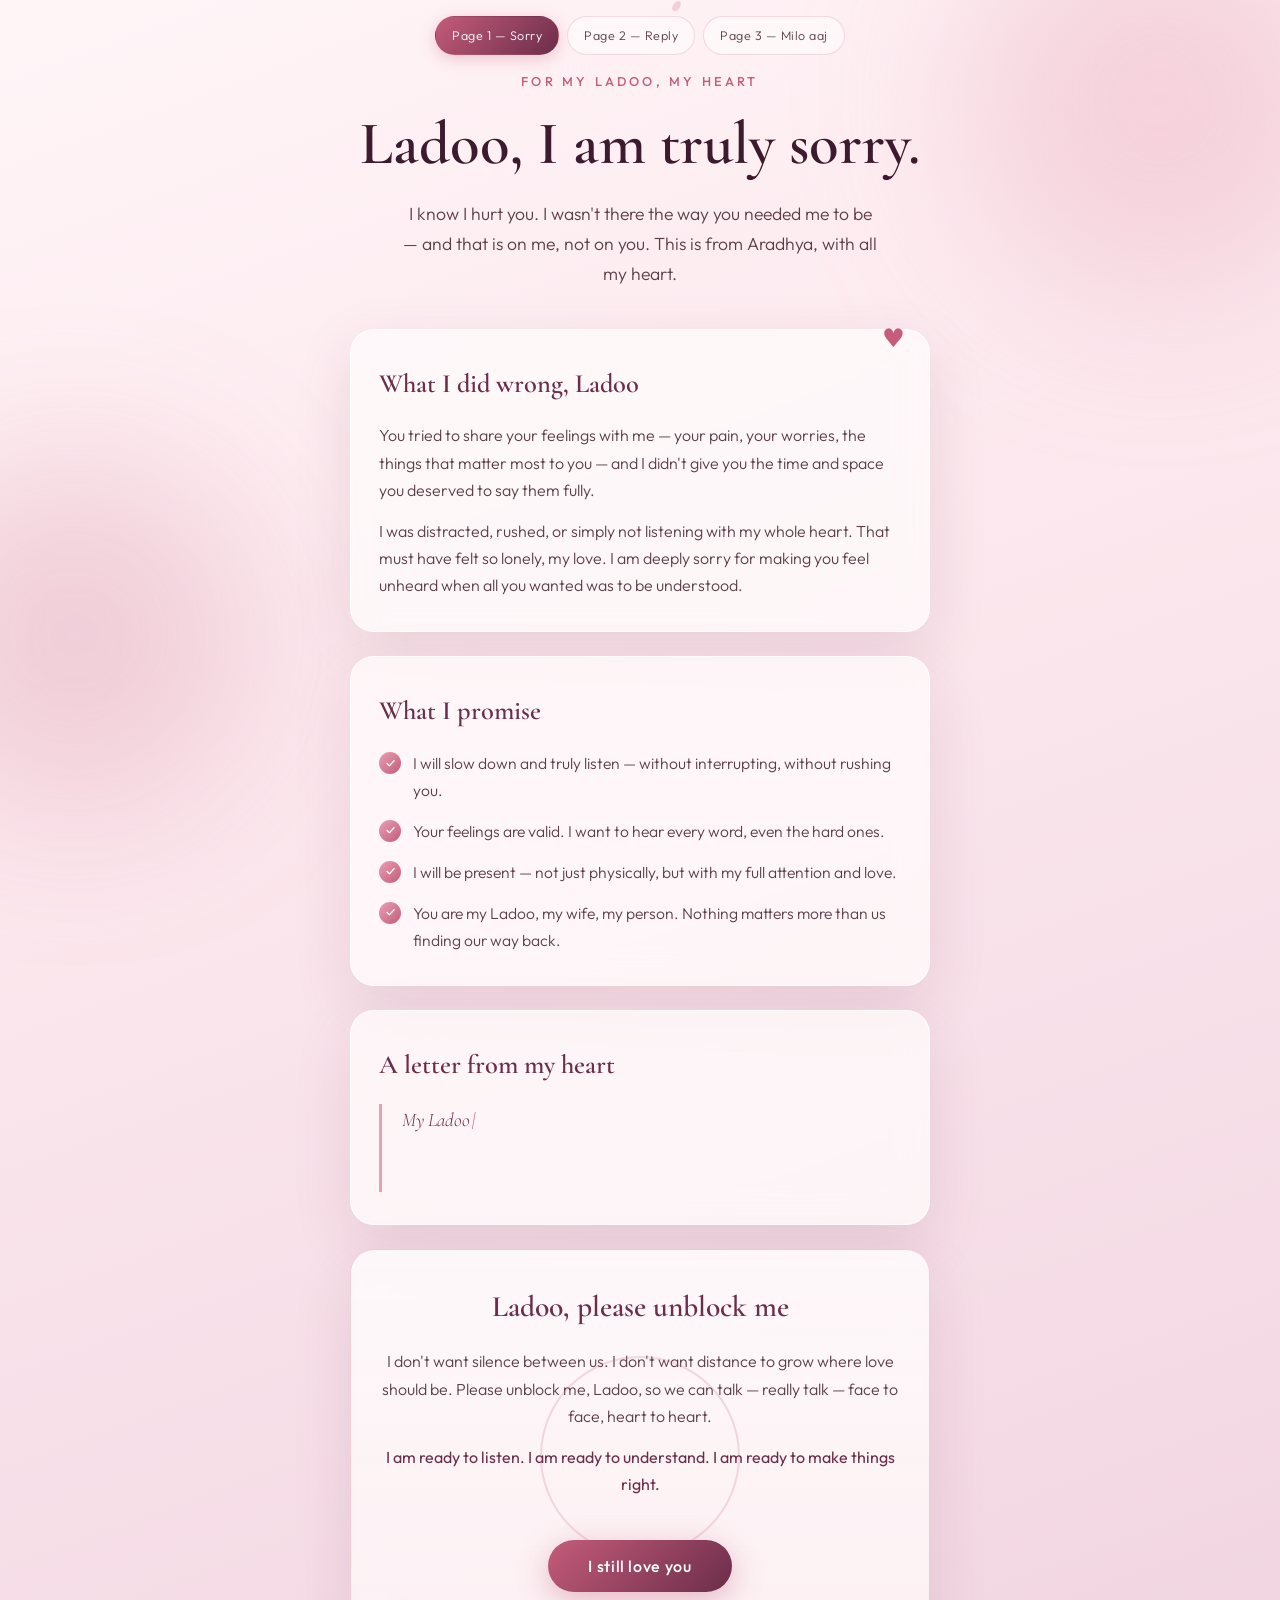
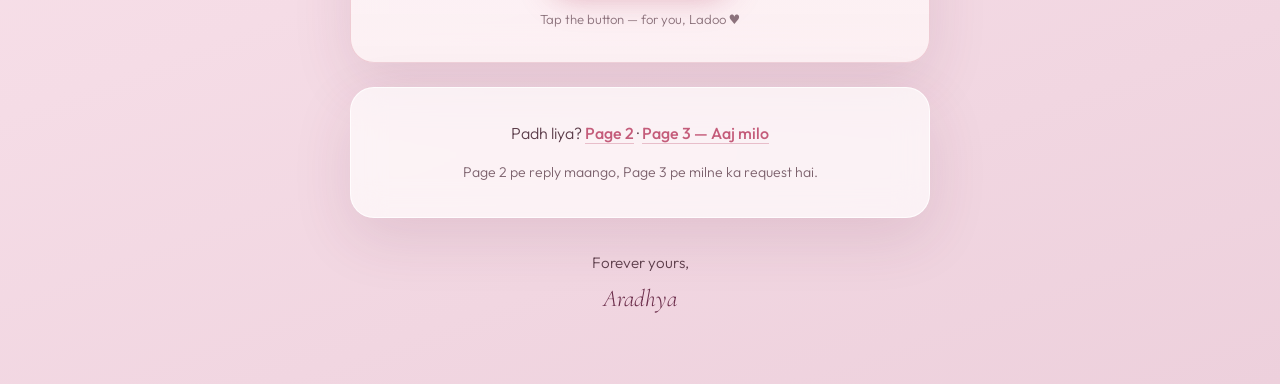
<file: index.html>
<!DOCTYPE html>
<html lang="en">
<head>
  <meta charset="UTF-8" />
  <meta name="viewport" content="width=device-width, initial-scale=1.0" />
  <title>For You, Ladoo</title>
  <link rel="preconnect" href="https://fonts.googleapis.com" />
  <link rel="preconnect" href="https://fonts.gstatic.com" crossorigin />
  <link href="https://fonts.googleapis.com/css2?family=Cormorant+Garamond:ital,wght@0,400;0,600;1,400&family=Outfit:wght@300;400;500&display=swap" rel="stylesheet" />
  <link rel="stylesheet" href="style.css" />
</head>
<body data-page="apology">
  <canvas id="petals" aria-hidden="true"></canvas>
  <div class="glow glow-1" aria-hidden="true"></div>
  <div class="glow glow-2" aria-hidden="true"></div>

  <nav class="page-nav">
    <a href="index.html" class="nav-link active">Page 1 — Sorry</a>
    <a href="followup.html" class="nav-link">Page 2 — Reply</a>
    <a href="meet.html" class="nav-link">Page 3 — Milo aaj</a>
  </nav>

  <main class="page">
    <header class="hero">
      <p class="eyebrow">For my Ladoo, my heart</p>
      <h1>Ladoo, I am truly sorry.</h1>
      <p class="lead">
        I know I hurt you. I wasn't there the way you needed me to be —
        and that is on me, not on you. This is from Aradhya, with all my heart.
      </p>
    </header>

    <section class="card apology-card">
      <div class="card-icon" aria-hidden="true">♥</div>
      <h2>What I did wrong, Ladoo</h2>
      <p>
        You tried to share your feelings with me — your pain, your worries,
        the things that matter most to you — and I didn't give you the time
        and space you deserved to say them fully.
      </p>
      <p>
        I was distracted, rushed, or simply not listening with my whole heart.
        That must have felt so lonely, my love. I am deeply sorry for making you
        feel unheard when all you wanted was to be understood.
      </p>
    </section>

    <section class="card promise-card">
      <h2>What I promise</h2>
      <ul class="promises">
        <li>
          <span class="check">✓</span>
          I will slow down and truly listen — without interrupting, without rushing you.
        </li>
        <li>
          <span class="check">✓</span>
          Your feelings are valid. I want to hear every word, even the hard ones.
        </li>
        <li>
          <span class="check">✓</span>
          I will be present — not just physically, but with my full attention and love.
        </li>
        <li>
          <span class="check">✓</span>
          You are my Ladoo, my wife, my person. Nothing matters more than us finding our way back.
        </li>
      </ul>
    </section>

    <section class="card letter-card">
      <h2>A letter from my heart</h2>
      <blockquote id="typewriter"></blockquote>
    </section>

    <section class="card unblock-card">
      <div class="pulse-ring" aria-hidden="true"></div>
      <h2>Ladoo, please unblock me</h2>
      <p>
        I don't want silence between us. I don't want distance to grow where love should be.
        Please unblock me, Ladoo, so we can talk — really talk — face to face, heart to heart.
      </p>
      <p class="unblock-sub">
        I am ready to listen. I am ready to understand. I am ready to make things right.
      </p>
      <button type="button" class="btn-heart" id="heartBtn" aria-label="Send love">
        <span class="btn-text">I still love you</span>
        <span class="btn-hearts" aria-hidden="true"></span>
      </button>
      <p class="tap-hint">Tap the button — for you, Ladoo ♥</p>
    </section>

    <section class="card nav-card">
      <p>Padh liya? <a href="followup.html" class="inline-link">Page 2</a> · <a href="meet.html" class="inline-link">Page 3 — Aaj milo</a></p>
      <p class="nav-card-sub">Page 2 pe reply maango, Page 3 pe milne ka request hai.</p>
    </section>

    <footer class="footer">
      <p>Forever yours,</p>
      <p class="signature">Aradhya</p>
    </footer>
  </main>

  <div class="toast" id="toast" role="status" aria-live="polite"></div>

  <script src="script.js"></script>
</body>
</html>
</file>
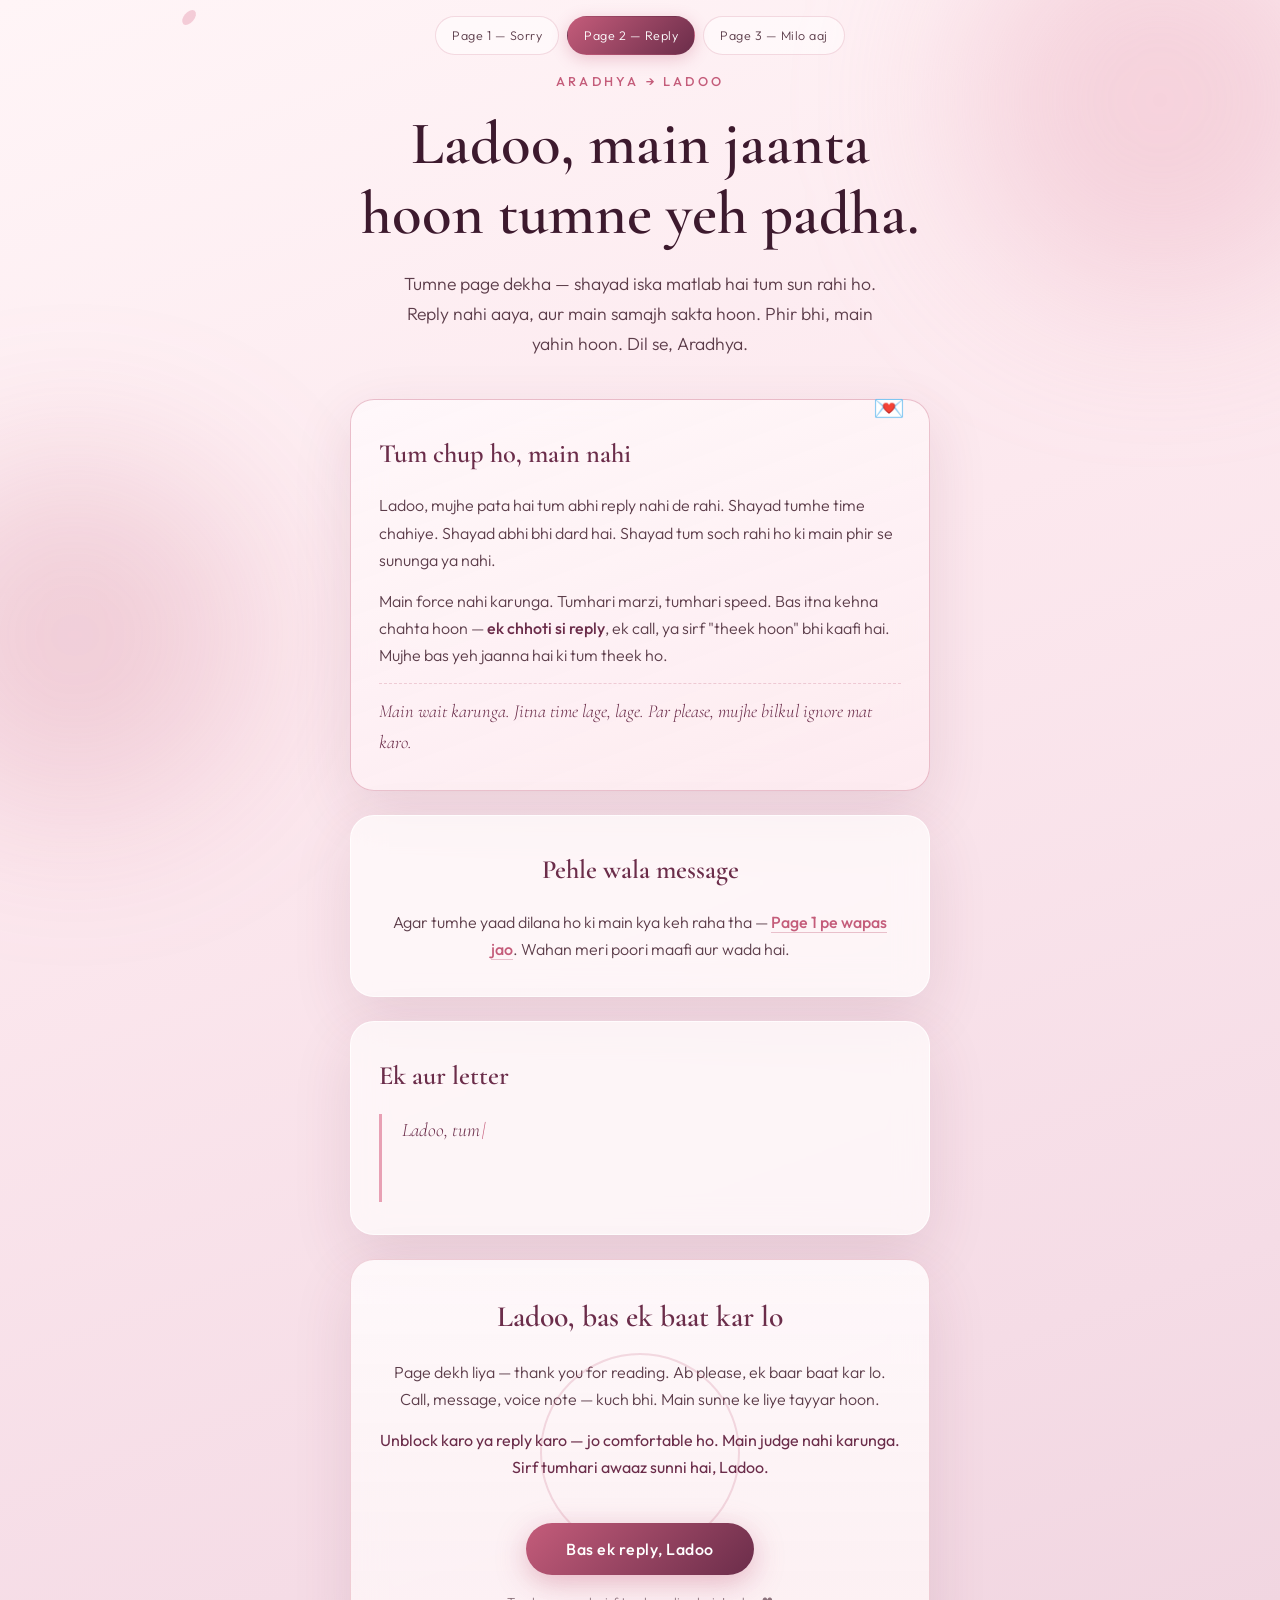
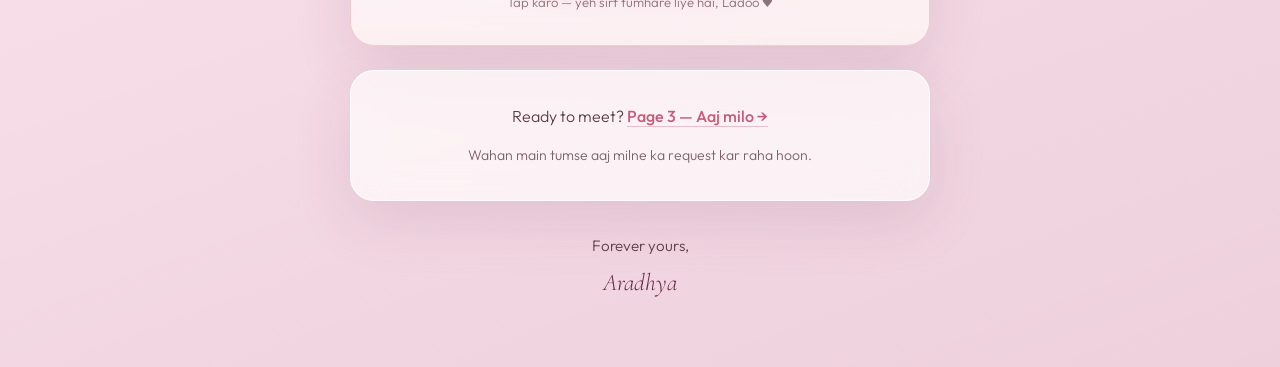
<file: followup.html>
<!DOCTYPE html>
<html lang="en">
<head>
  <meta charset="UTF-8" />
  <meta name="viewport" content="width=device-width, initial-scale=1.0" />
  <title>Ladoo — Aradhya is still waiting</title>
  <link rel="preconnect" href="https://fonts.googleapis.com" />
  <link rel="preconnect" href="https://fonts.gstatic.com" crossorigin />
  <link href="https://fonts.googleapis.com/css2?family=Cormorant+Garamond:ital,wght@0,400;0,600;1,400&family=Outfit:wght@300;400;500&display=swap" rel="stylesheet" />
  <link rel="stylesheet" href="style.css" />
</head>
<body data-page="followup">
  <canvas id="petals" aria-hidden="true"></canvas>
  <div class="glow glow-1" aria-hidden="true"></div>
  <div class="glow glow-2" aria-hidden="true"></div>

  <nav class="page-nav">
    <a href="index.html" class="nav-link">Page 1 — Sorry</a>
    <a href="followup.html" class="nav-link active">Page 2 — Reply</a>
    <a href="meet.html" class="nav-link">Page 3 — Milo aaj</a>
  </nav>

  <main class="page">
    <header class="hero">
      <p class="eyebrow">Aradhya → Ladoo</p>
      <h1>Ladoo, main jaanta hoon tumne yeh padha.</h1>
      <p class="lead">
        Tumne page dekha — shayad iska matlab hai tum sun rahi ho.
        Reply nahi aaya, aur main samajh sakta hoon. Phir bhi, main yahin hoon.
        Dil se, Aradhya.
      </p>
    </header>

    <section class="card followup-card">
      <div class="card-icon" aria-hidden="true">💌</div>
      <h2>Tum chup ho, main nahi</h2>
      <p>
        Ladoo, mujhe pata hai tum abhi reply nahi de rahi. Shayad tumhe time chahiye.
        Shayad abhi bhi dard hai. Shayad tum soch rahi ho ki main phir se sununga ya nahi.
      </p>
      <p>
        Main force nahi karunga. Tumhari marzi, tumhari speed. Bas itna kehna chahta hoon —
        <strong>ek chhoti si reply</strong>, ek call, ya sirf "theek hoon" bhi kaafi hai.
        Mujhe bas yeh jaanna hai ki tum theek ho.
      </p>
      <p class="followup-highlight">
        Main wait karunga. Jitna time lage, lage. Par please, mujhe bilkul ignore mat karo.
      </p>
    </section>

    <section class="card recap-card">
      <h2>Pehle wala message</h2>
      <p>
        Agar tumhe yaad dilana ho ki main kya keh raha tha —
        <a href="index.html" class="inline-link">Page 1 pe wapas jao</a>.
        Wahan meri poori maafi aur wada hai.
      </p>
    </section>

    <section class="card letter-card">
      <h2>Ek aur letter</h2>
      <blockquote id="typewriter"></blockquote>
    </section>

    <section class="card unblock-card">
      <div class="pulse-ring" aria-hidden="true"></div>
      <h2>Ladoo, bas ek baat kar lo</h2>
      <p>
        Page dekh liya — thank you for reading. Ab please, ek baar baat kar lo.
        Call, message, voice note — kuch bhi. Main sunne ke liye tayyar hoon.
      </p>
      <p class="unblock-sub">
        Unblock karo ya reply karo — jo comfortable ho. Main judge nahi karunga.
        Sirf tumhari awaaz sunni hai, Ladoo.
      </p>
      <button type="button" class="btn-heart" id="heartBtn" aria-label="Send love">
        <span class="btn-text">Bas ek reply, Ladoo</span>
        <span class="btn-hearts" aria-hidden="true"></span>
      </button>
      <p class="tap-hint">Tap karo — yeh sirf tumhare liye hai, Ladoo ♥</p>
    </section>

    <section class="card nav-card">
      <p>Ready to meet? <a href="meet.html" class="inline-link">Page 3 — Aaj milo →</a></p>
      <p class="nav-card-sub">Wahan main tumse aaj milne ka request kar raha hoon.</p>
    </section>

    <footer class="footer">
      <p>Forever yours,</p>
      <p class="signature">Aradhya</p>
    </footer>
  </main>

  <div class="toast" id="toast" role="status" aria-live="polite"></div>

  <script src="script.js"></script>
</body>
</html>
</file>
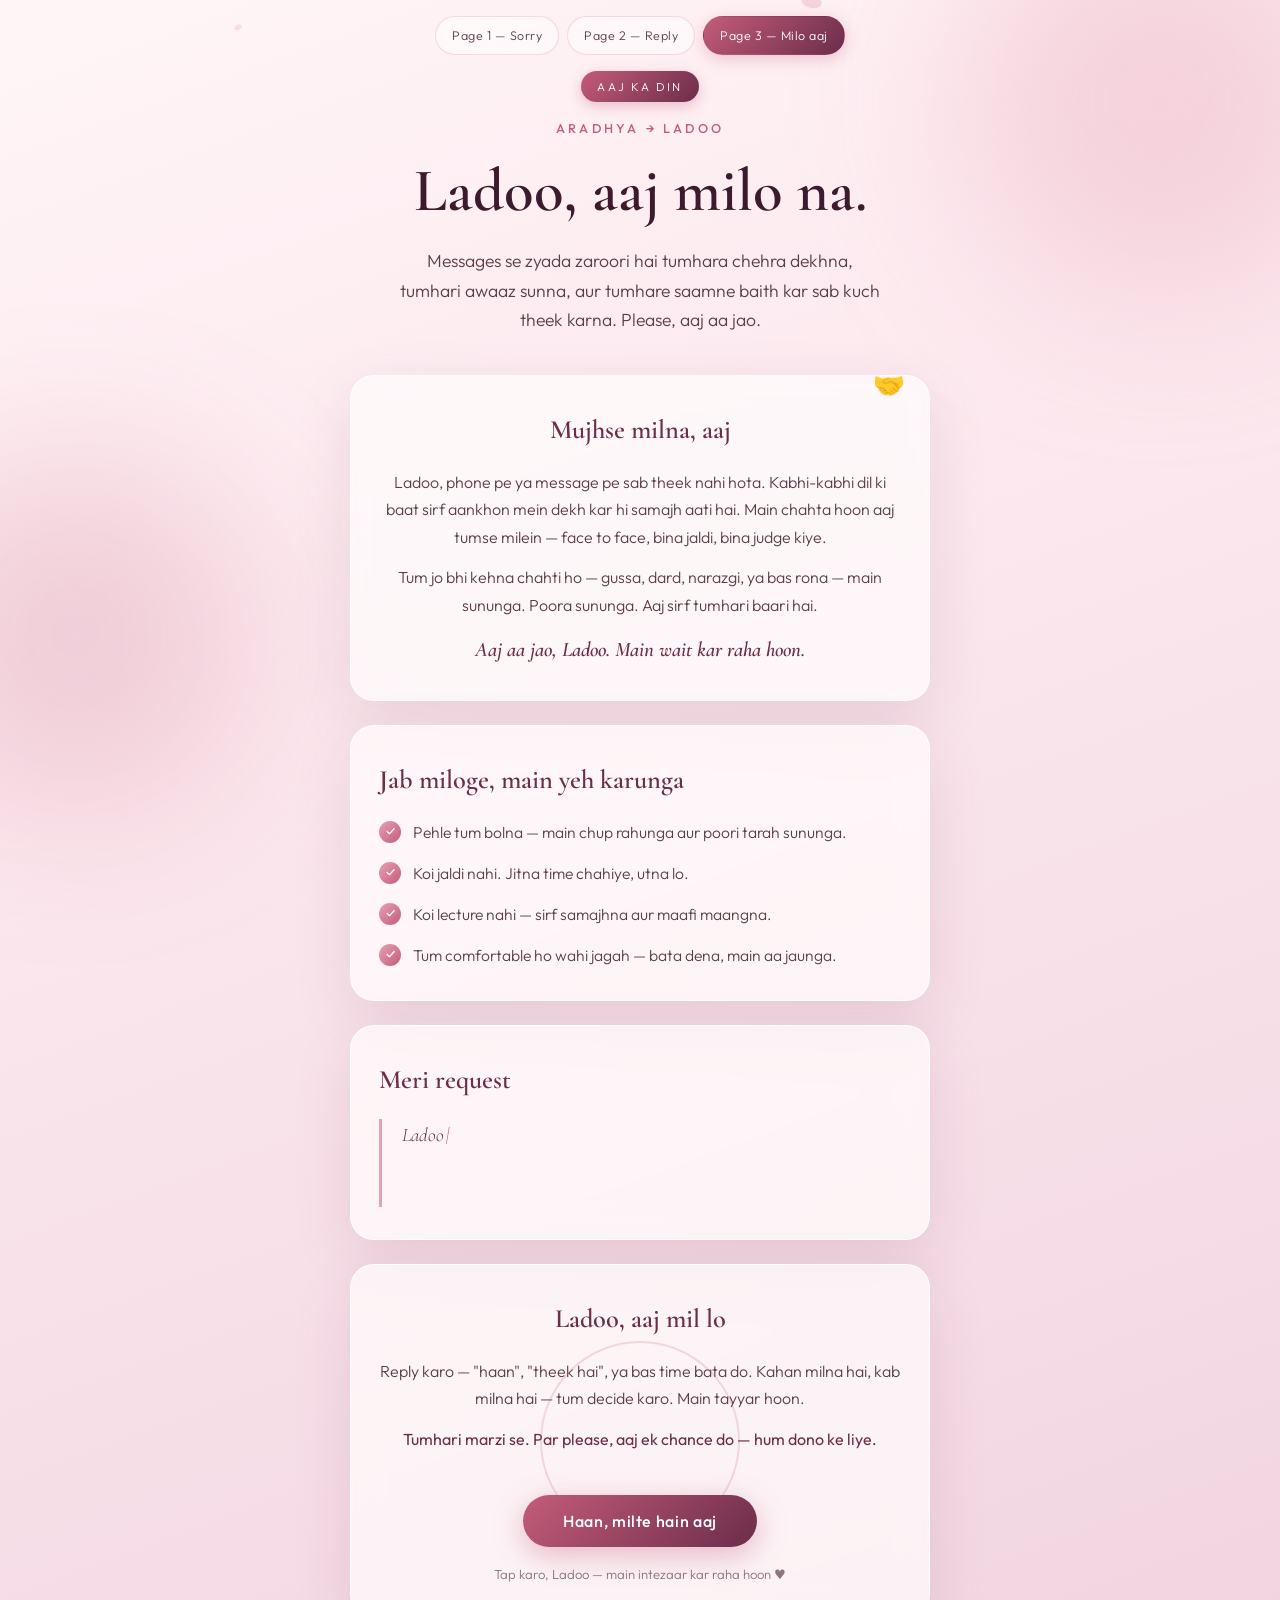
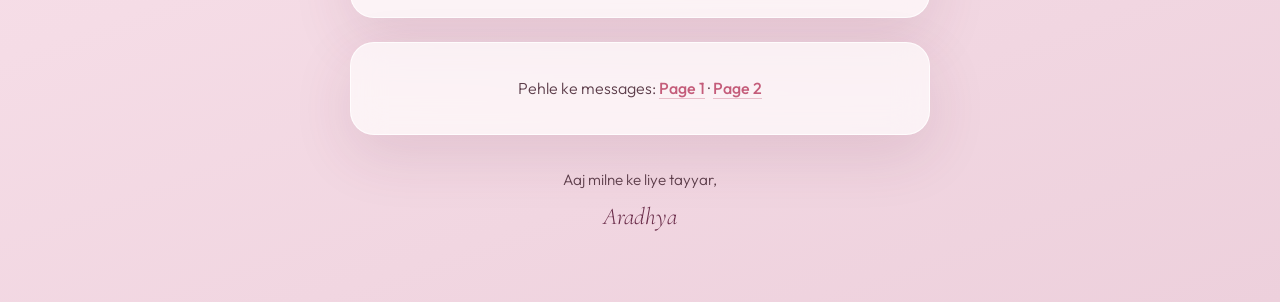
<file: meet.html>
<!DOCTYPE html>
<html lang="en">
<head>
  <meta charset="UTF-8" />
  <meta name="viewport" content="width=device-width, initial-scale=1.0" />
  <title>Ladoo — Aaj milo na</title>
  <link rel="preconnect" href="https://fonts.googleapis.com" />
  <link rel="preconnect" href="https://fonts.gstatic.com" crossorigin />
  <link href="https://fonts.googleapis.com/css2?family=Cormorant+Garamond:ital,wght@0,400;0,600;1,400&family=Outfit:wght@300;400;500&display=swap" rel="stylesheet" />
  <link rel="stylesheet" href="style.css" />
</head>
<body data-page="meet">
  <canvas id="petals" aria-hidden="true"></canvas>
  <div class="glow glow-1" aria-hidden="true"></div>
  <div class="glow glow-2" aria-hidden="true"></div>

  <nav class="page-nav">
    <a href="index.html" class="nav-link">Page 1 — Sorry</a>
    <a href="followup.html" class="nav-link">Page 2 — Reply</a>
    <a href="meet.html" class="nav-link active">Page 3 — Milo aaj</a>
  </nav>

  <main class="page">
    <header class="hero">
      <p class="today-badge">Aaj ka din</p>
      <p class="eyebrow">Aradhya → Ladoo</p>
      <h1>Ladoo, aaj milo na.</h1>
      <p class="lead">
        Messages se zyada zaroori hai tumhara chehra dekhna, tumhari awaaz sunna,
        aur tumhare saamne baith kar sab kuch theek karna. Please, aaj aa jao.
      </p>
    </header>

    <section class="card meet-card">
      <div class="card-icon" aria-hidden="true">🤝</div>
      <h2>Mujhse milna, aaj</h2>
      <p>
        Ladoo, phone pe ya message pe sab theek nahi hota. Kabhi-kabhi dil ki baat
        sirf aankhon mein dekh kar hi samajh aati hai. Main chahta hoon aaj tumse
        milein — face to face, bina jaldi, bina judge kiye.
      </p>
      <p>
        Tum jo bhi kehna chahti ho — gussa, dard, narazgi, ya bas rona —
        main sununga. Poora sununga. Aaj sirf tumhari baari hai.
      </p>
      <p class="meet-highlight">
        Aaj aa jao, Ladoo. Main wait kar raha hoon.
      </p>
    </section>

    <section class="card promise-card">
      <h2>Jab miloge, main yeh karunga</h2>
      <ul class="promises">
        <li>
          <span class="check">✓</span>
          Pehle tum bolna — main chup rahunga aur poori tarah sununga.
        </li>
        <li>
          <span class="check">✓</span>
          Koi jaldi nahi. Jitna time chahiye, utna lo.
        </li>
        <li>
          <span class="check">✓</span>
          Koi lecture nahi — sirf samajhna aur maafi maangna.
        </li>
        <li>
          <span class="check">✓</span>
          Tum comfortable ho wahi jagah — bata dena, main aa jaunga.
        </li>
      </ul>
    </section>

    <section class="card letter-card">
      <h2>Meri request</h2>
      <blockquote id="typewriter"></blockquote>
    </section>

    <section class="card meet-cta-card">
      <div class="pulse-ring" aria-hidden="true"></div>
      <h2>Ladoo, aaj mil lo</h2>
      <p>
        Reply karo — "haan", "theek hai", ya bas time bata do.
        Kahan milna hai, kab milna hai — tum decide karo. Main tayyar hoon.
      </p>
      <p class="unblock-sub">
        Tumhari marzi se. Par please, aaj ek chance do — hum dono ke liye.
      </p>
      <button type="button" class="btn-heart" id="heartBtn" aria-label="Send love">
        <span class="btn-text">Haan, milte hain aaj</span>
        <span class="btn-hearts" aria-hidden="true"></span>
      </button>
      <p class="tap-hint">Tap karo, Ladoo — main intezaar kar raha hoon ♥</p>
    </section>

    <section class="card nav-card">
      <p>
        Pehle ke messages:
        <a href="index.html" class="inline-link">Page 1</a> ·
        <a href="followup.html" class="inline-link">Page 2</a>
      </p>
    </section>

    <footer class="footer">
      <p>Aaj milne ke liye tayyar,</p>
      <p class="signature">Aradhya</p>
    </footer>
  </main>

  <div class="toast" id="toast" role="status" aria-live="polite"></div>

  <script src="script.js"></script>
</body>
</html>
</file>
<file: style.css>
*,
*::before,
*::after {
  box-sizing: border-box;
  margin: 0;
  padding: 0;
}

:root {
  --rose: #e8a0b4;
  --rose-deep: #c45c7a;
  --blush: #fdf2f4;
  --wine: #6b2d4a;
  --wine-dark: #3d1a2e;
  --gold: #d4a574;
  --text: #2a1520;
  --text-soft: #5c3d4a;
  --card-bg: rgba(255, 252, 253, 0.72);
  --shadow: 0 20px 60px rgba(107, 45, 74, 0.12);
  --radius: 24px;
}

html {
  scroll-behavior: smooth;
}

body {
  font-family: "Outfit", system-ui, sans-serif;
  font-weight: 300;
  color: var(--text);
  background: linear-gradient(160deg, #fff5f7 0%, #fce8ee 35%, #f5dce6 70%, #edd0dc 100%);
  min-height: 100vh;
  overflow-x: hidden;
  line-height: 1.7;
}

#petals {
  position: fixed;
  inset: 0;
  width: 100%;
  height: 100%;
  pointer-events: none;
  z-index: 0;
}

.glow {
  position: fixed;
  border-radius: 50%;
  filter: blur(80px);
  pointer-events: none;
  z-index: 0;
}

.glow-1 {
  width: 400px;
  height: 400px;
  background: rgba(232, 160, 180, 0.35);
  top: -100px;
  right: -80px;
  animation: drift 12s ease-in-out infinite alternate;
}

.glow-2 {
  width: 350px;
  height: 350px;
  background: rgba(196, 92, 122, 0.2);
  bottom: 10%;
  left: -100px;
  animation: drift 15s ease-in-out infinite alternate-reverse;
}

@keyframes drift {
  from { transform: translate(0, 0) scale(1); }
  to   { transform: translate(30px, 20px) scale(1.08); }
}

.page {
  position: relative;
  z-index: 1;
  max-width: 620px;
  margin: 0 auto;
  padding: 1rem 1.25rem 4rem;
}

/* Page navigation */
.page-nav {
  position: relative;
  z-index: 2;
  display: flex;
  justify-content: center;
  gap: 0.5rem;
  flex-wrap: wrap;
  padding: 1rem 1.25rem 0;
  max-width: 620px;
  margin: 0 auto;
}

.nav-link {
  font-size: 0.78rem;
  letter-spacing: 0.04em;
  text-decoration: none;
  color: var(--text-soft);
  padding: 0.5rem 1rem;
  border-radius: 50px;
  border: 1px solid rgba(196, 92, 122, 0.2);
  background: rgba(255, 255, 255, 0.5);
  transition: all 0.25s ease;
}

.nav-link:hover {
  color: var(--wine);
  border-color: rgba(196, 92, 122, 0.4);
  background: rgba(255, 255, 255, 0.85);
}

.nav-link.active {
  color: white;
  background: linear-gradient(135deg, var(--rose-deep), var(--wine));
  border-color: transparent;
  box-shadow: 0 4px 16px rgba(196, 92, 122, 0.3);
}

.inline-link {
  color: var(--rose-deep);
  font-weight: 500;
  text-decoration: none;
  border-bottom: 1px solid rgba(196, 92, 122, 0.35);
  transition: color 0.2s ease, border-color 0.2s ease;
}

.inline-link:hover {
  color: var(--wine);
  border-bottom-color: var(--wine);
}

.nav-card {
  text-align: center;
  background: rgba(255, 255, 255, 0.55);
}

.nav-card p {
  margin-bottom: 0.35rem;
}

.nav-card-sub {
  font-size: 0.88rem;
  opacity: 0.8;
}

.recap-card {
  text-align: center;
}

.today-badge {
  display: inline-block;
  font-size: 0.72rem;
  letter-spacing: 0.2em;
  text-transform: uppercase;
  color: white;
  background: linear-gradient(135deg, var(--rose-deep), var(--wine));
  padding: 0.35rem 1rem;
  border-radius: 50px;
  margin-bottom: 1rem;
  box-shadow: 0 4px 14px rgba(196, 92, 122, 0.35);
  animation: fadeUp 1s ease both;
}

.meet-card {
  border: 1px solid rgba(196, 92, 122, 0.4);
  background: linear-gradient(160deg, rgba(255, 248, 250, 0.98) 0%, rgba(253, 230, 236, 0.9) 100%);
  text-align: center;
}

.meet-highlight {
  font-family: "Cormorant Garamond", Georgia, serif;
  font-size: 1.3rem;
  font-weight: 600;
  font-style: italic;
  color: var(--wine) !important;
  margin-top: 0.75rem !important;
}

.meet-cta-card {
  text-align: center;
  position: relative;
  overflow: hidden;
  border: 1px solid rgba(196, 92, 122, 0.35);
  background: linear-gradient(180deg, rgba(255, 252, 253, 0.9) 0%, rgba(253, 235, 242, 0.95) 100%);
}

/* Hero */
.hero {
  text-align: center;
  margin-bottom: 2.5rem;
  animation: fadeUp 1s ease both;
}

.eyebrow {
  font-size: 0.8rem;
  letter-spacing: 0.25em;
  text-transform: uppercase;
  color: var(--rose-deep);
  margin-bottom: 1rem;
  font-weight: 500;
}

.hero h1 {
  font-family: "Cormorant Garamond", Georgia, serif;
  font-size: clamp(2.6rem, 8vw, 3.8rem);
  font-weight: 600;
  color: var(--wine-dark);
  line-height: 1.15;
  margin-bottom: 1.25rem;
}

.lead {
  font-size: 1.1rem;
  color: var(--text-soft);
  max-width: 480px;
  margin: 0 auto;
}

/* Cards */
.card {
  background: var(--card-bg);
  backdrop-filter: blur(16px);
  -webkit-backdrop-filter: blur(16px);
  border: 1px solid rgba(255, 255, 255, 0.8);
  border-radius: var(--radius);
  padding: 2rem 1.75rem;
  margin-bottom: 1.5rem;
  box-shadow: var(--shadow);
  opacity: 0;
  transform: translateY(28px);
  transition: opacity 0.7s ease, transform 0.7s ease;
}

.card.visible {
  opacity: 1;
  transform: translateY(0);
}

.card h2 {
  font-family: "Cormorant Garamond", Georgia, serif;
  font-size: 1.65rem;
  font-weight: 600;
  color: var(--wine);
  margin-bottom: 1rem;
}

.card p {
  color: var(--text-soft);
  margin-bottom: 0.85rem;
}

.card p:last-child {
  margin-bottom: 0;
}

.apology-card {
  position: relative;
}

.card-icon {
  position: absolute;
  top: -14px;
  right: 1.5rem;
  font-size: 1.6rem;
  color: var(--rose-deep);
  animation: heartbeat 2s ease-in-out infinite;
}

@keyframes heartbeat {
  0%, 100% { transform: scale(1); }
  15%       { transform: scale(1.15); }
  30%       { transform: scale(1); }
  45%       { transform: scale(1.1); }
}

/* Promises */
.promises {
  list-style: none;
}

.promises li {
  display: flex;
  gap: 0.75rem;
  align-items: flex-start;
  margin-bottom: 0.9rem;
  color: var(--text-soft);
  font-size: 0.98rem;
}

.promises li:last-child {
  margin-bottom: 0;
}

.check {
  flex-shrink: 0;
  width: 22px;
  height: 22px;
  background: linear-gradient(135deg, var(--rose), var(--rose-deep));
  color: white;
  border-radius: 50%;
  display: flex;
  align-items: center;
  justify-content: center;
  font-size: 0.7rem;
  font-weight: 600;
  margin-top: 2px;
}

/* Letter */
.letter-card blockquote {
  font-family: "Cormorant Garamond", Georgia, serif;
  font-size: 1.2rem;
  font-style: italic;
  color: var(--wine);
  border-left: 3px solid var(--rose);
  padding-left: 1.25rem;
  min-height: 5.5rem;
}

.letter-card blockquote::after {
  content: "|";
  animation: blink 0.8s step-end infinite;
  color: var(--rose-deep);
  margin-left: 2px;
}

.letter-card.done blockquote::after {
  display: none;
}

@keyframes blink {
  50% { opacity: 0; }
}

/* Follow-up card */
.followup-card {
  border: 1px solid rgba(196, 92, 122, 0.35);
  background: linear-gradient(160deg, rgba(255, 248, 250, 0.95) 0%, rgba(253, 235, 240, 0.88) 100%);
}

.followup-highlight {
  font-family: "Cormorant Garamond", Georgia, serif;
  font-size: 1.15rem;
  font-style: italic;
  color: var(--wine) !important;
  margin-top: 0.5rem !important;
  padding-top: 0.75rem;
  border-top: 1px dashed rgba(196, 92, 122, 0.25);
}

.followup-card strong {
  color: var(--wine);
  font-weight: 500;
}

/* Unblock section */
.unblock-card {
  text-align: center;
  position: relative;
  overflow: hidden;
  border: 1px solid rgba(196, 92, 122, 0.25);
  background: linear-gradient(180deg, rgba(255, 252, 253, 0.85) 0%, rgba(253, 242, 244, 0.9) 100%);
}

.pulse-ring {
  position: absolute;
  top: 50%;
  left: 50%;
  width: 200px;
  height: 200px;
  border: 2px solid rgba(196, 92, 122, 0.2);
  border-radius: 50%;
  transform: translate(-50%, -50%);
  animation: pulse 3s ease-out infinite;
  pointer-events: none;
}

@keyframes pulse {
  0%   { transform: translate(-50%, -50%) scale(0.6); opacity: 0.8; }
  100% { transform: translate(-50%, -50%) scale(2.2); opacity: 0; }
}

.unblock-card h2 {
  font-size: 1.85rem;
  margin-bottom: 1rem;
}

.unblock-sub {
  font-weight: 400;
  color: var(--wine) !important;
  margin-top: 0.5rem !important;
}

.btn-heart {
  position: relative;
  margin-top: 1.75rem;
  padding: 1rem 2.5rem;
  font-family: "Outfit", sans-serif;
  font-size: 1rem;
  font-weight: 500;
  letter-spacing: 0.04em;
  color: white;
  background: linear-gradient(135deg, var(--rose-deep) 0%, var(--wine) 100%);
  border: none;
  border-radius: 50px;
  cursor: pointer;
  overflow: hidden;
  box-shadow: 0 8px 30px rgba(196, 92, 122, 0.4);
  transition: transform 0.25s ease, box-shadow 0.25s ease;
}

.btn-heart:hover {
  transform: translateY(-2px) scale(1.03);
  box-shadow: 0 12px 40px rgba(196, 92, 122, 0.5);
}

.btn-heart:active {
  transform: scale(0.97);
}

.btn-hearts {
  position: absolute;
  inset: 0;
  pointer-events: none;
}

.floating-heart {
  position: absolute;
  font-size: 1.2rem;
  color: var(--rose);
  animation: floatUp 1.4s ease-out forwards;
  pointer-events: none;
}

@keyframes floatUp {
  0%   { opacity: 1; transform: translateY(0) scale(1); }
  100% { opacity: 0; transform: translateY(-80px) scale(1.4); }
}

.tap-hint {
  margin-top: 1rem !important;
  font-size: 0.82rem;
  color: var(--rose-deep);
  opacity: 0.7;
}

/* Footer */
.footer {
  text-align: center;
  margin-top: 2rem;
  animation: fadeUp 1s 0.5s ease both;
}

.footer p {
  color: var(--text-soft);
  font-size: 0.95rem;
}

.signature {
  font-family: "Cormorant Garamond", Georgia, serif;
  font-size: 1.5rem !important;
  font-style: italic;
  color: var(--wine) !important;
  margin-top: 0.25rem;
}

/* Toast */
.toast {
  position: fixed;
  bottom: 2rem;
  left: 50%;
  transform: translateX(-50%) translateY(80px);
  background: var(--wine-dark);
  color: white;
  padding: 0.85rem 1.5rem;
  border-radius: 50px;
  font-size: 0.9rem;
  opacity: 0;
  transition: transform 0.4s ease, opacity 0.4s ease;
  z-index: 100;
  pointer-events: none;
  white-space: nowrap;
}

.toast.show {
  transform: translateX(-50%) translateY(0);
  opacity: 1;
}

@keyframes fadeUp {
  from { opacity: 0; transform: translateY(20px); }
  to   { opacity: 1; transform: translateY(0); }
}

@media (max-width: 480px) {
  .page {
    padding: 2rem 1rem 3rem;
  }

  .card {
    padding: 1.5rem 1.25rem;
  }
}
</file>
